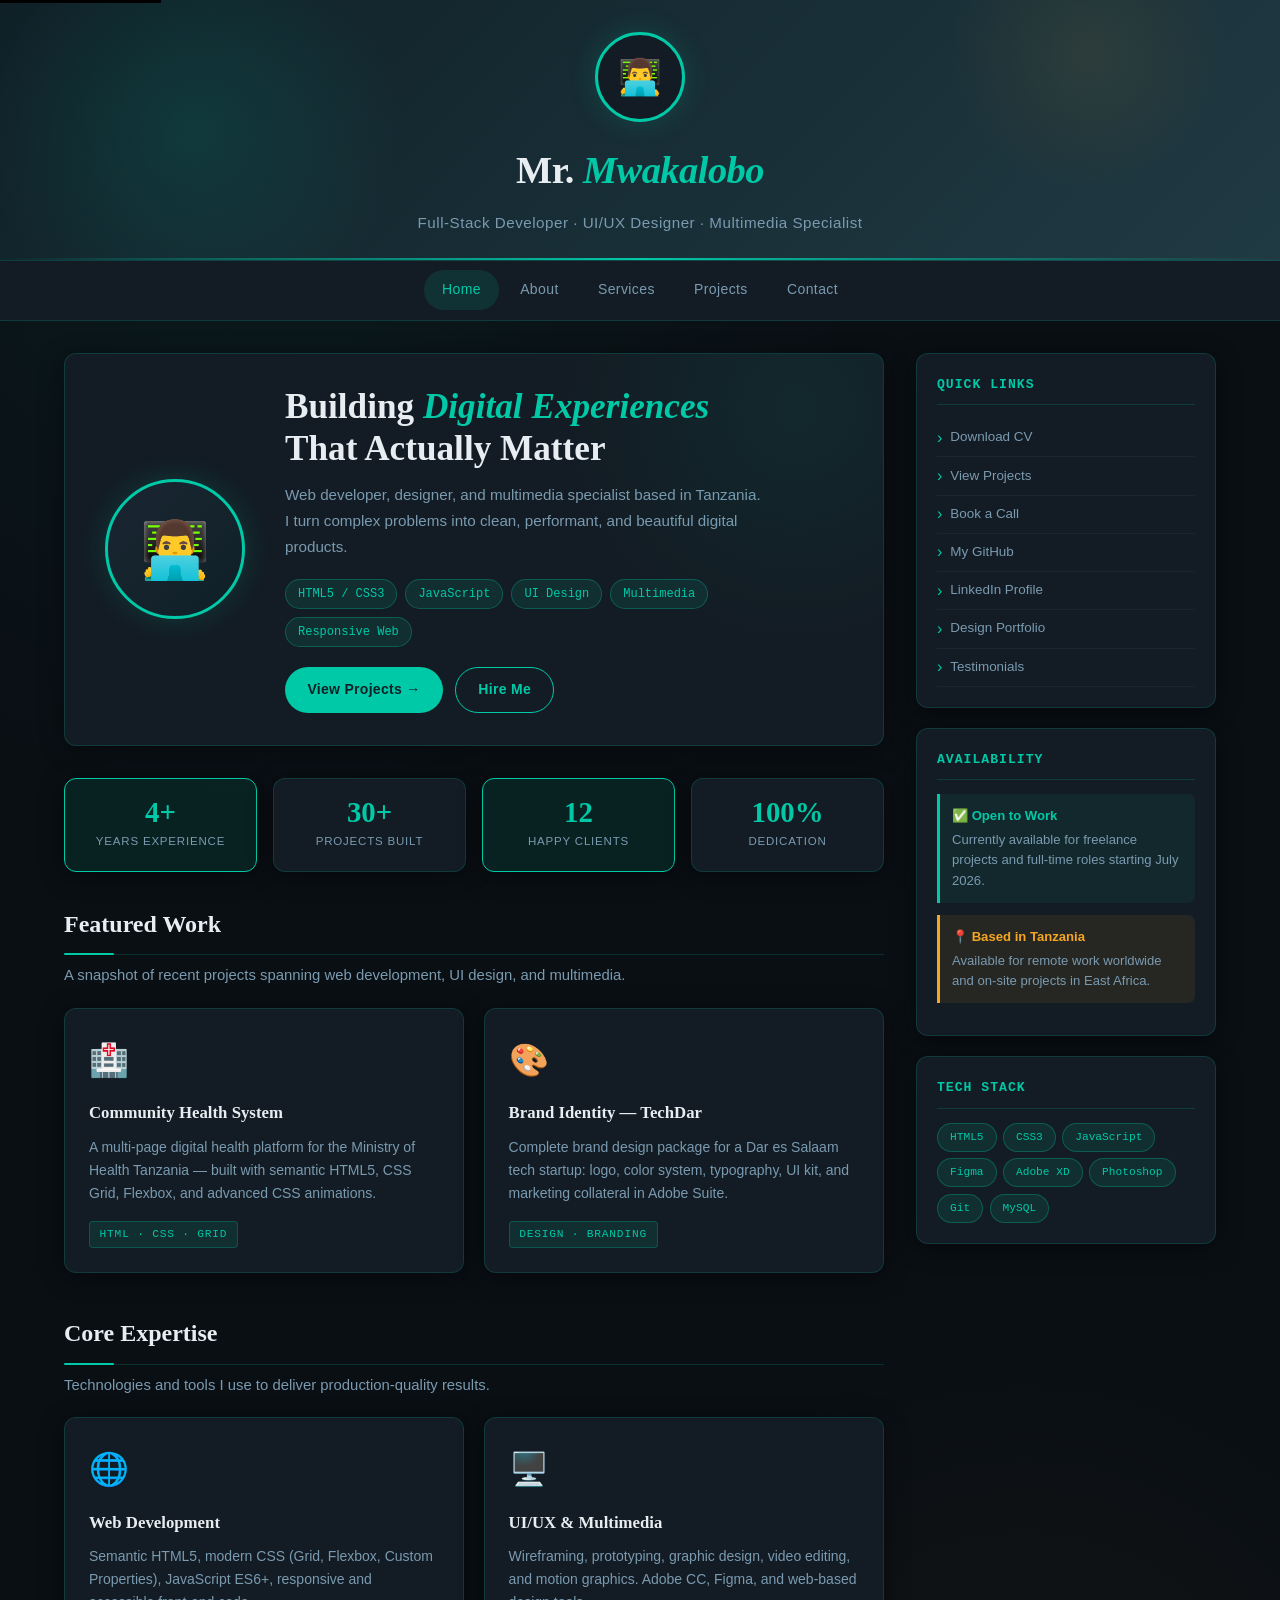
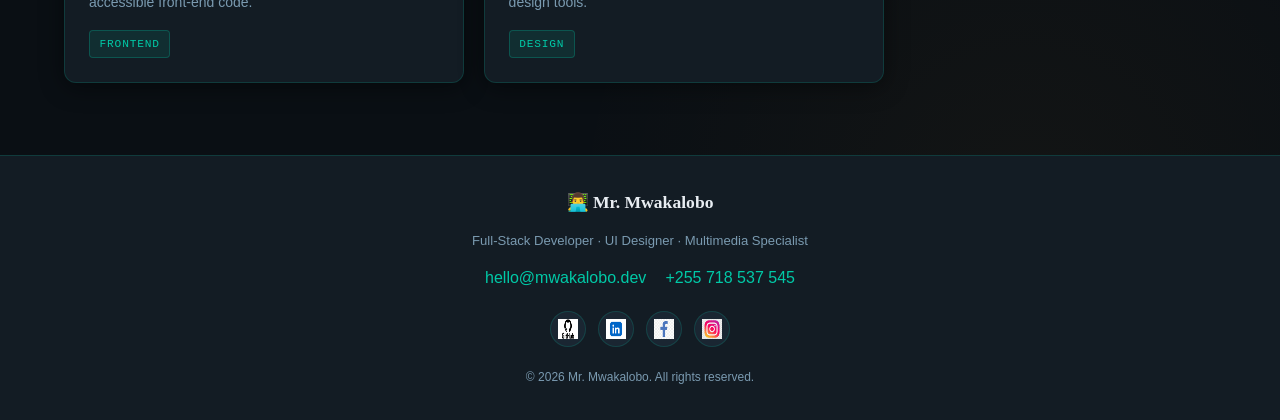
<file: index.html>
<!DOCTYPE html>
<html lang="en">
<head>
    <meta charset="UTF-8">
    <meta name="viewport" content="width=device-width, initial-scale=1.0">
    <title>Mr. Mwakalobo — Portfolio</title>
    <meta name="description" content="Professional portfolio of Mr. Mwakalobo, a full-stack developer and designer from Tanzania.">
    <meta name="author" content="Mr. Mwakalobo">
    <meta name="theme-color" content="#1a1a1a">
    <meta property="og:title" content="Mr. Mwakalobo — Portfolio">
    <meta property="og:description" content="Web development, UI/UX design, multimedia production, and digital brand work.">
    <meta property="og:type" content="website">
    <meta property="og:url" content="https://mwakalobochris.github.io/">
    <meta property="og:image" content="https://mwakalobochris.github.io/og-image.jpg">
    <link rel="canonical" href="https://mwakalobochris.github.io/">
    <link rel="icon" href="favicon.ico" type="image/x-icon">
    <link rel="stylesheet" href="style.css">
    
    <!-- Structured Data (JSON-LD) -->
    <script type="application/ld+json">
    {
      "@context": "https://schema.org",
      "@type": "Person",
      "name": "Mr. Mwakalobo",
      "jobTitle": "Full-Stack Developer & UI/UX Designer",
      "url": "https://mwakalobochris.github.io/",
      "image": "https://mwakalobochris.github.io/og-image.jpg",
      "sameAs": [
        "https://github.com/mwakalobo",
        "https://www.linkedin.com/in/mwakalobo",
        "https://www.behance.net/mwakalobo",
        "https://www.instagram.com/@mwakalobo_chris"
      ],
      "location": {
        "@type": "Place",
        "name": "Tanzania"
      }
    }
    </script>
</head>
<body>


<!-- Skip to Main Content Link (Accessibility) -->
<a href="#home" class="skip-link">Skip to main content</a>

<!-- ============================================================
     PART 1: SEMANTIC HEADER
     ============================================================ -->

<header>
    <div class="header-avatar">👨‍💻</div>
    <h1>Mr. <span>Mwakalobo</span></h1>
    <p class="tagline">Full-Stack Developer · UI/UX Designer · Multimedia Specialist</p>
</header>

<!-- PART 1+2+3: SEMANTIC NAV — Horizontal Flexbox -->
<nav aria-label="Main navigation">
    <ul>
        <li><a href="index.html" class="active" aria-current="page">Home</a></li>
        <li><a href="about.html">About</a></li>
        <li><a href="services.html">Services</a></li>
        <li><a href="projects.html">Projects</a></li>
        <li><a href="contact.html">Contact</a></li>
    </ul>
</nav>

<!-- PART 4: CSS GRID PAGE LAYOUT -->
<div class="page-grid">

    <!-- MAIN CONTENT -->
    <main id="home">

        <!-- HERO BANNER — Flexbox (Part 3) -->
        <div class="hero">
            <div class="hero-avatar">👨‍💻</div>
            <div class="hero-content">
                <h2>Building <em>Digital Experiences</em><br>That Actually Matter</h2>
                <p>
                    Web developer, designer, and multimedia specialist based in Tanzania.
                    I turn complex problems into clean, performant, and beautiful digital products.
                </p>
                <div class="hero-badges">
                    <span class="badge-pill">HTML5 / CSS3</span>
                    <span class="badge-pill">JavaScript</span>
                    <span class="badge-pill">UI Design</span>
                    <span class="badge-pill">Multimedia</span>
                    <span class="badge-pill">Responsive Web</span>
                </div>
                <div style="display:flex; gap:0.75rem; flex-wrap:wrap;">
                    <a href="projects.html" class="btn">View Projects →</a>
                    <a href="contact.html" class="btn btn-outline">Hire Me</a>
                </div>
            </div>
        </div>

        <!-- STATS ROW — Flexbox (Part 3) -->
        <section aria-labelledby="stats-heading" class="sr-only-heading">
            <h2 id="stats-heading">Professional Statistics</h2>
        </section>
        <div class="stats-row">
            <div class="stat-card accent" style="animation-delay:0.1s">
                <span class="stat-num">4+</span>
                <span class="stat-label">Years Experience</span>
            </div>
            <div class="stat-card" style="animation-delay:0.2s">
                <span class="stat-num">30+</span>
                <span class="stat-label">Projects Built</span>
            </div>
            <div class="stat-card accent" style="animation-delay:0.3s">
                <span class="stat-num">12</span>
                <span class="stat-label">Happy Clients</span>
            </div>
            <div class="stat-card" style="animation-delay:0.4s">
                <span class="stat-num">100%</span>
                <span class="stat-label">Dedication</span>
            </div>
        </div>

        <!-- SECTION 1: Featured Work (2 articles) -->
        <section id="featured">
            <h2>Featured Work</h2>
            <p class="section-intro">A snapshot of recent projects spanning web development, UI design, and multimedia.</p>
            <div class="articles-grid">
                <article>
                    <span class="article-icon">🏥</span>
                    <h3>Community Health System</h3>
                    <p>A multi-page digital health platform for the Ministry of Health Tanzania — built with semantic HTML5, CSS Grid, Flexbox, and advanced CSS animations.</p>
                    <span class="tag">HTML · CSS · Grid</span>
                </article>
                <article>
                    <span class="article-icon">🎨</span>
                    <h3>Brand Identity — TechDar</h3>
                    <p>Complete brand design package for a Dar es Salaam tech startup: logo, color system, typography, UI kit, and marketing collateral in Adobe Suite.</p>
                    <span class="tag">Design · Branding</span>
                </article>
            </div>
        </section>

        <!-- SECTION 2: Core Skills (2 articles) -->
        <section id="skills-preview">
            <h2>Core Expertise</h2>
            <p class="section-intro">Technologies and tools I use to deliver production-quality results.</p>
            <div class="articles-grid">
                <article>
                    <span class="article-icon">🌐</span>
                    <h3>Web Development</h3>
                    <p>Semantic HTML5, modern CSS (Grid, Flexbox, Custom Properties), JavaScript ES6+, responsive and accessible front-end code.</p>
                    <span class="tag">Frontend</span>
                </article>
                <article>
                    <span class="article-icon">🖥️</span>
                    <h3>UI/UX & Multimedia</h3>
                    <p>Wireframing, prototyping, graphic design, video editing, and motion graphics. Adobe CC, Figma, and web-based design tools.</p>
                    <span class="tag">Design</span>
                </article>
            </div>
        </section>

    </main>

    <!-- PART 1: SEMANTIC ASIDE (Sidebar) -->
    <aside class="sidebar">

        <!-- Quick Links -->
        <div class="sidebar-card">
            <h3>Quick Links</h3>
            <ul>
                <li><a href="cv.pdf">Download CV</a></li>
                <li><a href="projects.html">View Projects</a></li>
                <li><a href="contact.html">Book a Call</a></li>
                <li><a href="https://github.com/mwakalobo" target="_blank" rel="noreferrer noopener">My GitHub</a></li>
                <li><a href="https://www.linkedin.com/in/mwakalobo" target="_blank" rel="noreferrer noopener">LinkedIn Profile</a></li>
                <li><a href="https://www.behance.net/mwakalobo" target="_blank" rel="noreferrer noopener">Design Portfolio</a></li>
                <li><a href="contact.html">Testimonials</a></li>
            </ul>
        </div>

        <!-- Status Card -->
        <div class="sidebar-card">
            <h3>Availability</h3>
            <div class="alert success">
                <strong>✅ Open to Work</strong>
                Currently available for freelance projects and full-time roles starting July 2026.
            </div>
            <div class="alert">
                <strong>📍 Based in Tanzania</strong>
                Available for remote work worldwide and on-site projects in East Africa.
            </div>
        </div>

        <!-- Tech Stack -->
        <div class="sidebar-card">
            <h3>Tech Stack</h3>
            <div style="display:flex; flex-wrap:wrap; gap:0.4rem;">
                <span class="badge-pill" style="font-size:0.7rem;">HTML5</span>
                <span class="badge-pill" style="font-size:0.7rem;">CSS3</span>
                <span class="badge-pill" style="font-size:0.7rem;">JavaScript</span>
                <span class="badge-pill" style="font-size:0.7rem;">Figma</span>
                <span class="badge-pill" style="font-size:0.7rem;">Adobe XD</span>
                <span class="badge-pill" style="font-size:0.7rem;">Photoshop</span>
                <span class="badge-pill" style="font-size:0.7rem;">Git</span>
                <span class="badge-pill" style="font-size:0.7rem;">MySQL</span>
            </div>
        </div>

    </aside>

</div><!-- end .page-grid -->

<!-- PART 1: SEMANTIC FOOTER -->
<footer>
    <div class="footer-inner">
        <h3>👨‍💻 Mr. Mwakalobo</h3>
        <p>Full-Stack Developer · UI Designer · Multimedia Specialist</p>
        <div class="footer-links">
            <a href="mailto:hello@mwakalobo.dev">hello@mwakalobo.dev</a>
            <a href="tel:+255718537545">+255 718 537 545</a>
        </div>
        <div class="footer-social">
            <a class="social-btn" href="https://github.com/mwakalobo" target="_blank" rel="noreferrer noopener" title="GitHub"><img src="img/git.png" alt="GitHub" style="width:20px; height:20px;"></a>
            <a class="social-btn" href="https://www.linkedin.com/in/mwakalobo" target="_blank" rel="noreferrer noopener" title="LinkedIn"><img src="img/in.png" alt="LinkedIn" style="width:20px; height:20px;"></a>
            <a class="social-btn" href="https://facebook.com/mwakalobo" target="_blank" rel="noreferrer noopener" title="Facebook"><img src="img/face.png" alt="Facebook" style="width:20px; height:20px;"></a>
            <a class="social-btn" href="https://www.instagram.com/@mwakalobo_chris" target="_blank" rel="noreferrer noopener" title="Instagram"><img src="img/inst.jpg" alt="Instagram" style="width:20px; height:20px;"></a>
        </div>
        <p style="font-size:0.75rem; margin-top:0.5rem;">&copy; 2026 Mr. Mwakalobo. All rights reserved.</p>
    </div>
</footer>

<style>
/* Accessibility: Hide but keep in DOM for screen readers */
.skip-link {
    position: absolute;
    top: -40px;
    left: 0;
    background: #000;
    color: #fff;
    padding: 8px;
    text-decoration: none;
    z-index: 100;
}

.skip-link:focus {
    top: 0;
}

/* Screen reader only content */
.sr-only-heading {
    position: absolute;
    width: 1px;
    height: 1px;
    padding: 0;
    margin: -1px;
    overflow: hidden;
    clip: rect(0, 0, 0, 0);
    white-space: nowrap;
    border-width: 0;
}
</style>

</body>
</html>
</file>
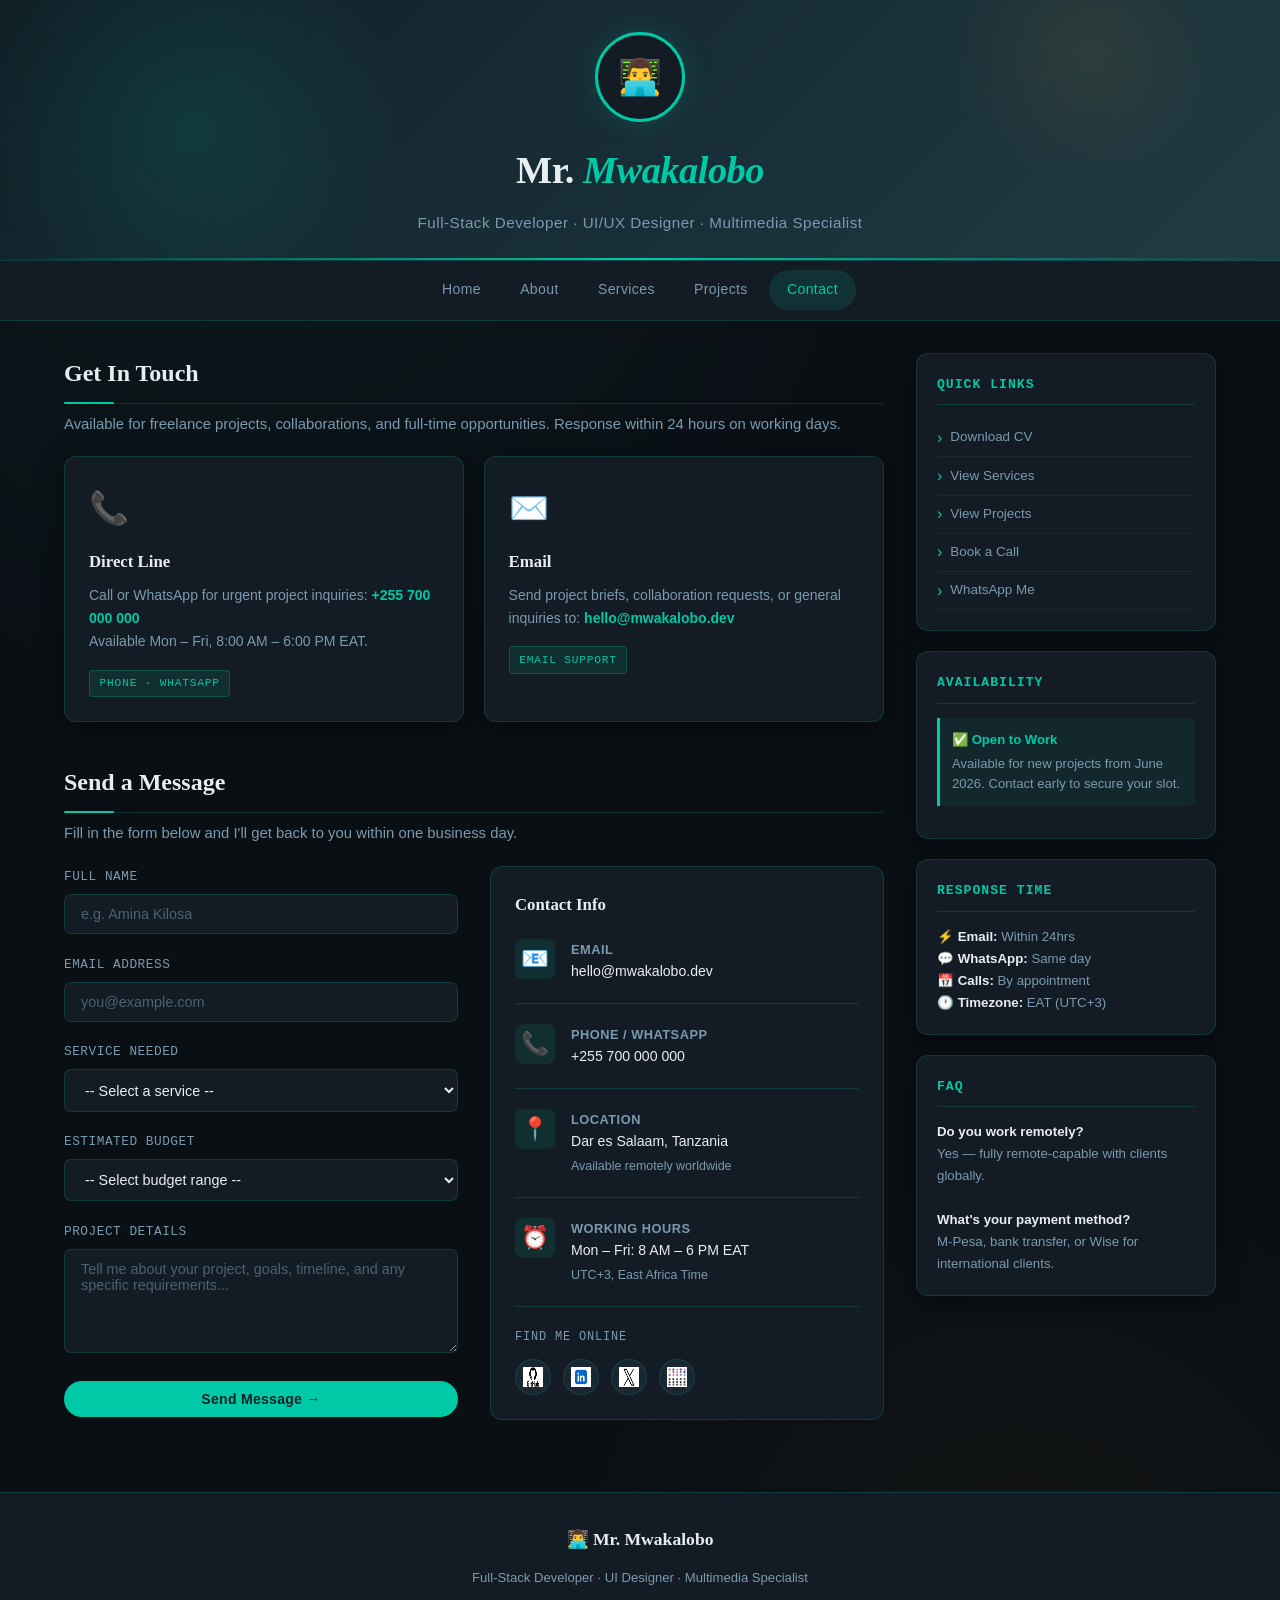
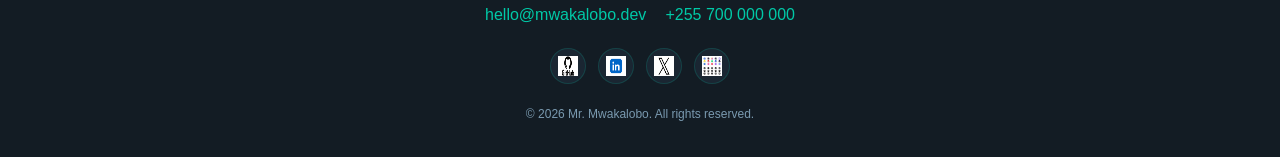
<file: contact.html>
<!DOCTYPE html>
<html lang="en">
<head>
    <meta charset="UTF-8">
    <meta name="viewport" content="width=device-width, initial-scale=1.0">
    <title>Contact — Mr. Mwakalobo Portfolio</title>
    <meta name="description" content="Contact Mr. Mwakalobo for web development, UI/UX design, branding, and multimedia projects.">
    <meta name="author" content="Mr. Mwakalobo">
    <meta property="og:title" content="Contact — Mr. Mwakalobo Portfolio">
    <meta property="og:description" content="Reach out for freelance projects, collaboration, and professional digital services.">
    <meta property="og:type" content="website">
    <link rel="stylesheet" href="style.css">
</head>
<body>

<!-- PART 1: SEMANTIC HEADER -->
<header>
    <div class="header-avatar">👨‍💻</div>
    <h1>Mr. <span>Mwakalobo</span></h1>
    <p class="tagline">Full-Stack Developer · UI/UX Designer · Multimedia Specialist</p>
</header>

<!-- PART 1+3: NAV — Flexbox -->
<nav aria-label="Main navigation">
    <ul>
        <li><a href="index.html">Home</a></li>
        <li><a href="about.html">About</a></li>
        <li><a href="services.html">Services</a></li>
        <li><a href="projects.html">Projects</a></li>
        <li><a href="contact.html" class="active" aria-current="page">Contact</a></li>
    </ul>
</nav>

<!-- PART 4: CSS GRID PAGE LAYOUT -->
<div class="page-grid">

    <main id="contact">

        <!-- SECTION 1: Contact Details (2 articles) -->
        <section>
            <h2>Get In Touch</h2>
            <p class="section-intro">
                Available for freelance projects, collaborations, and full-time opportunities. Response within 24 hours on working days.
            </p>
            <div class="articles-grid">
                <article>
                    <span class="article-icon">📞</span>
                    <h3>Direct Line</h3>
                    <p>Call or WhatsApp for urgent project inquiries: <strong style="color:var(--accent);">+255 700 000 000</strong><br>Available Mon – Fri, 8:00 AM – 6:00 PM EAT.</p>
                    <span class="tag">Phone · WhatsApp</span>
                </article>
                <article>
                    <span class="article-icon">✉️</span>
                    <h3>Email</h3>
                    <p>Send project briefs, collaboration requests, or general inquiries to: <strong style="color:var(--accent);">hello@mwakalobo.dev</strong></p>
                    <span class="tag">Email Support</span>
                </article>
            </div>
        </section>

        <!-- SECTION 2: Contact Form + Info — CSS Grid (Part 4) -->
        <section>
            <h2>Send a Message</h2>
            <p class="section-intro">Fill in the form below and I'll get back to you within one business day.</p>

            <!-- PART 4: CSS GRID — contact form layout -->
            <div class="contact-grid">

                <!-- CONTACT FORM -->
                <form method="post" action="contact-form-handler.php">
                    <div class="form-group">
                        <label for="name">Full Name</label>
                        <input type="text" id="name" name="name" placeholder="e.g. Amina Kilosa" required>
                    </div>
                    <div class="form-group">
                        <label for="email">Email Address</label>
                        <input type="email" id="email" name="email" placeholder="you@example.com" required>
                    </div>
                    <div class="form-group">
                        <label for="service">Service Needed</label>
                        <select id="service" name="service">
                            <option value="">-- Select a service --</option>
                            <option>Website Development</option>
                            <option>UI/UX Design</option>
                            <option>Brand Identity</option>
                            <option>Multimedia Production</option>
                            <option>Full Stack Web App</option>
                            <option>Other</option>
                        </select>
                    </div>
                    <div class="form-group">
                        <label for="budget">Estimated Budget</label>
                        <select id="budget" name="budget">
                            <option value="">-- Select budget range --</option>
                            <option>Under $100</option>
                            <option>$100 – $300</option>
                            <option>$300 – $600</option>
                            <option>$600+</option>
                            <option>Let's discuss</option>
                        </select>
                    </div>
                    <div class="form-group">
                        <label for="message">Project Details</label>
                        <textarea id="message" name="message" rows="5" placeholder="Tell me about your project, goals, timeline, and any specific requirements..." required></textarea>
                    </div>
                    <button type="submit" class="btn" style="width:100%; justify-content:center;">
                        Send Message →
                    </button>
                </form>

                <!-- CONTACT INFO CARD -->
                <div class="contact-info-card">
                    <h3 style="font-family:var(--font-display); font-size:1.05rem; margin-bottom:1.2rem; color:var(--text);">Contact Info</h3>

                    <div class="contact-info-item">
                        <div class="contact-icon">📧</div>
                        <div>
                            <h4>Email</h4>
                            <p>hello@mwakalobo.dev</p>
                        </div>
                    </div>

                    <div class="contact-info-item">
                        <div class="contact-icon">📞</div>
                        <div>
                            <h4>Phone / WhatsApp</h4>
                            <p>+255 700 000 000</p>
                        </div>
                    </div>

                    <div class="contact-info-item">
                        <div class="contact-icon">📍</div>
                        <div>
                            <h4>Location</h4>
                            <p>Dar es Salaam, Tanzania<br><span style="font-size:0.78rem; color:var(--text-muted);">Available remotely worldwide</span></p>
                        </div>
                    </div>

                    <div class="contact-info-item">
                        <div class="contact-icon">⏰</div>
                        <div>
                            <h4>Working Hours</h4>
                            <p>Mon – Fri: 8 AM – 6 PM EAT<br><span style="font-size:0.78rem; color:var(--text-muted);">UTC+3, East Africa Time</span></p>
                        </div>
                    </div>

                    <div style="margin-top:1.2rem;">
                        <p style="font-size:0.75rem; color:var(--text-muted); margin-bottom:0.75rem; text-transform:uppercase; letter-spacing:0.8px; font-family:var(--font-mono);">Find me online</p>
                        <div class="footer-social" style="justify-content:flex-start;">
                            <a class="social-btn" href="https://github.com/mwakalobo" target="_blank" rel="noreferrer noopener" title="GitHub"><img src="img/git.png" alt="GitHub" style="width:20px; height:20px;"></a>
                            <a class="social-btn" href="https://www.linkedin.com/in/mwakalobo" target="_blank" rel="noreferrer noopener" title="LinkedIn"><img src="img/in.png" alt="LinkedIn" style="width:20px; height:20px;"></a>
                            <a class="social-btn" href="https://twitter.com/mwakalobo" target="_blank" rel="noreferrer noopener" title="Twitter"><img src="img/x.png" alt="Twitter" style="width:20px; height:20px;"></a>
                            <a class="social-btn" href="https://www.behance.net/mwakalobo" target="_blank" rel="noreferrer noopener" title="Behance"><img src="img/social.png" alt="Behance" style="width:20px; height:20px;"></a>
                        </div>
                    </div>
                </div>

            </div>
        </section>

    </main>

    <!-- PART 1: SEMANTIC ASIDE (Sidebar) -->
    <aside class="sidebar">

        <div class="sidebar-card">
            <h3>Quick Links</h3>
            <ul>
                <li><a href="files.zip">Download CV</a></li>
                <li><a href="services.html">View Services</a></li>
                <li><a href="projects.html">View Projects</a></li>
                <li><a href="contact.html">Book a Call</a></li>
                <li><a href="https://wa.me/255700000000" target="_blank" rel="noreferrer noopener">WhatsApp Me</a></li>
            </ul>
        </div>

        <div class="sidebar-card">
            <h3>Availability</h3>
            <div class="alert success">
                <strong>✅ Open to Work</strong>
                Available for new projects from June 2026. Contact early to secure your slot.
            </div>
        </div>

        <div class="sidebar-card">
            <h3>Response Time</h3>
            <p style="font-size:0.83rem; color:var(--text-muted); line-height:1.65;">
                ⚡ <strong style="color:var(--text);">Email:</strong> Within 24hrs<br>
                💬 <strong style="color:var(--text);">WhatsApp:</strong> Same day<br>
                📅 <strong style="color:var(--text);">Calls:</strong> By appointment<br>
                🕐 <strong style="color:var(--text);">Timezone:</strong> EAT (UTC+3)
            </p>
        </div>

        <div class="sidebar-card">
            <h3>FAQ</h3>
            <p style="font-size:0.83rem; color:var(--text-muted); line-height:1.65;">
                <strong style="color:var(--text);">Do you work remotely?</strong><br>
                Yes — fully remote-capable with clients globally.<br><br>
                <strong style="color:var(--text);">What's your payment method?</strong><br>
                M-Pesa, bank transfer, or Wise for international clients.
            </p>
        </div>

    </aside>

</div><!-- end .page-grid -->

<!-- PART 1: FOOTER -->
<footer>
    <div class="footer-inner">
        <h3>👨‍💻 Mr. Mwakalobo</h3>
        <p>Full-Stack Developer · UI Designer · Multimedia Specialist</p>
        <div class="footer-links">
            <a href="mailto:hello@mwakalobo.dev">hello@mwakalobo.dev</a>
            <a href="tel:+255700000000">+255 700 000 000</a>
        </div>
        <div class="footer-social">
            <a class="social-btn" href="https://github.com/mwakalobo" target="_blank" rel="noreferrer noopener" title="GitHub"><img src="img/git.png" alt="GitHub" style="width:20px; height:20px;"></a>
            <a class="social-btn" href="https://www.linkedin.com/in/mwakalobo" target="_blank" rel="noreferrer noopener" title="LinkedIn"><img src="img/in.png" alt="LinkedIn" style="width:20px; height:20px;"></a>
            <a class="social-btn" href="https://twitter.com/mwakalobo" target="_blank" rel="noreferrer noopener" title="Twitter"><img src="img/x.png" alt="Twitter" style="width:20px; height:20px;"></a>
            <a class="social-btn" href="https://www.behance.net/mwakalobo" target="_blank" rel="noreferrer noopener" title="Behance"><img src="img/social.png" alt="Behance" style="width:20px; height:20px;"></a>
        </div>
        <p style="font-size:0.75rem; margin-top:0.5rem;">&copy; 2026 Mr. Mwakalobo. All rights reserved.</p>
    </div>
</footer>

</body>
</html>
</file>
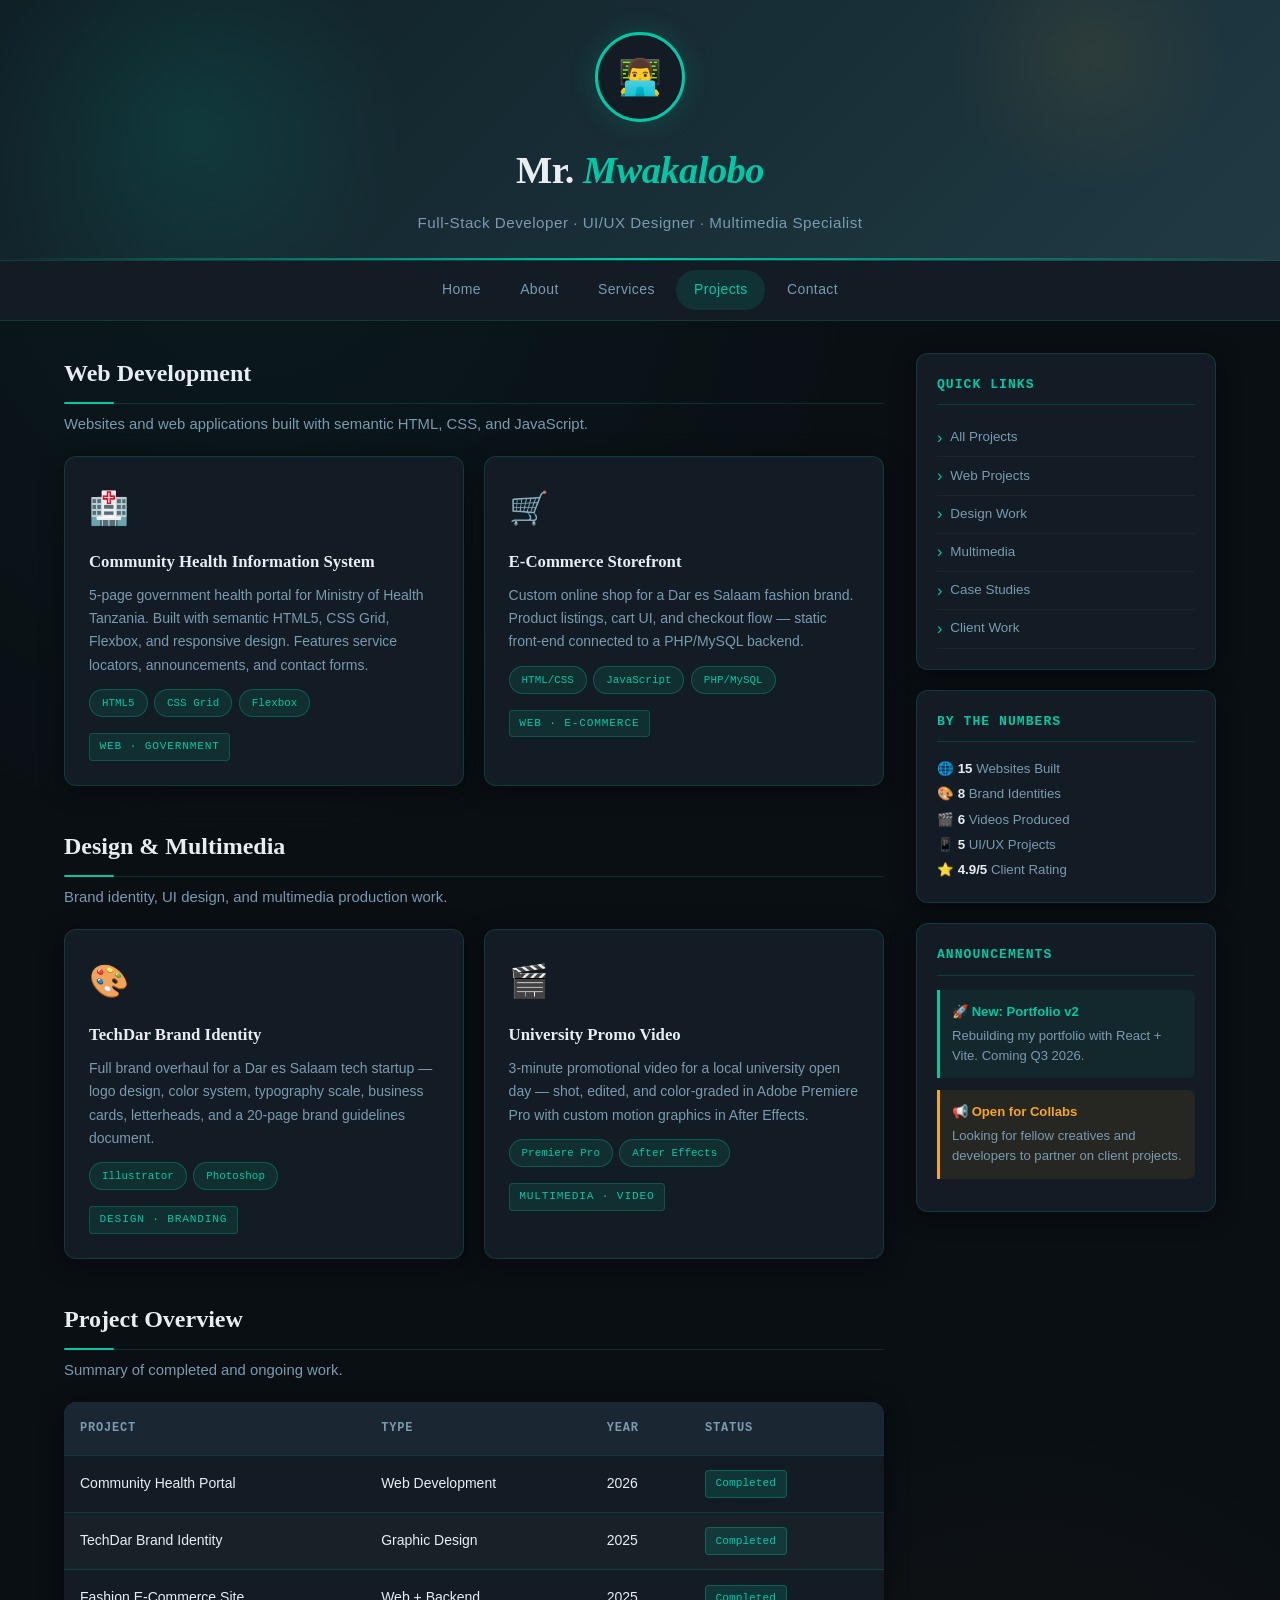
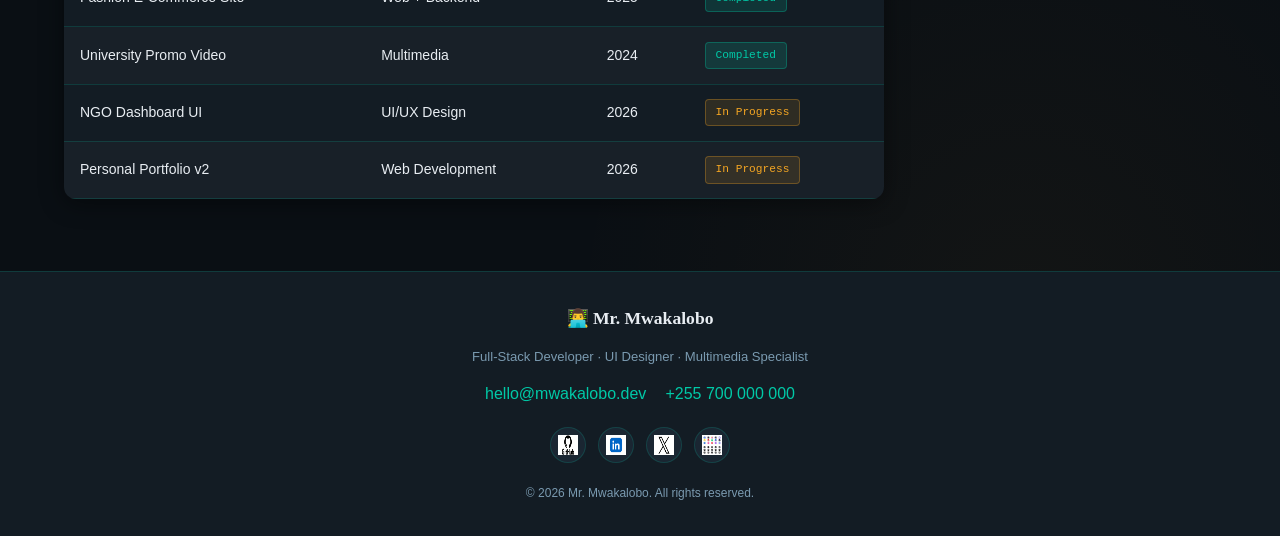
<file: projects.html>
<!DOCTYPE html>
<html lang="en">
<head>
    <meta charset="UTF-8">
    <meta name="viewport" content="width=device-width, initial-scale=1.0">
    <title>Projects — Mr. Mwakalobo Portfolio</title>
    <meta name="description" content="A showcase of projects by Mr. Mwakalobo, including web development, design, and multimedia work.">
    <meta name="author" content="Mr. Mwakalobo">
    <meta property="og:title" content="Projects — Mr. Mwakalobo Portfolio">
    <meta property="og:description" content="Case studies and project highlights from a full-stack developer and designer.">
    <meta property="og:type" content="website">
    <link rel="stylesheet" href="style.css">
</head>
<body>

<!-- PART 1: SEMANTIC HEADER -->
<header>
    <div class="header-avatar">👨‍💻</div>
    <h1>Mr. <span>Mwakalobo</span></h1>
    <p class="tagline">Full-Stack Developer · UI/UX Designer · Multimedia Specialist</p>
</header>

<!-- PART 1+3: NAV — Flexbox -->
<nav aria-label="Main navigation">
    <ul>
        <li><a href="index.html">Home</a></li>
        <li><a href="about.html">About</a></li>
        <li><a href="services.html">Services</a></li>
        <li><a href="projects.html" class="active" aria-current="page">Projects</a></li>
        <li><a href="contact.html">Contact</a></li>
    </ul>
</nav>

<!-- PART 4: CSS GRID — Full width (no sidebar on projects page) -->
<div class="page-grid">

    <main id="projects">

        <!-- SECTION 1: Web Projects (2 articles) -->
        <section id="web">
            <h2>Web Development</h2>
            <p class="section-intro">Websites and web applications built with semantic HTML, CSS, and JavaScript.</p>
            <div class="articles-grid">
                <article>
                    <span class="article-icon">🏥</span>
                    <h3>Community Health Information System</h3>
                    <p>5-page government health portal for Ministry of Health Tanzania. Built with semantic HTML5, CSS Grid, Flexbox, and responsive design. Features service locators, announcements, and contact forms.</p>
                    <div style="display:flex; gap:0.4rem; flex-wrap:wrap; margin-top:0.75rem;">
                        <span class="badge-pill" style="font-size:0.68rem;">HTML5</span>
                        <span class="badge-pill" style="font-size:0.68rem;">CSS Grid</span>
                        <span class="badge-pill" style="font-size:0.68rem;">Flexbox</span>
                    </div>
                    <span class="tag">Web · Government</span>
                </article>
                <article>
                    <span class="article-icon">🛒</span>
                    <h3>E-Commerce Storefront</h3>
                    <p>Custom online shop for a Dar es Salaam fashion brand. Product listings, cart UI, and checkout flow — static front-end connected to a PHP/MySQL backend.</p>
                    <div style="display:flex; gap:0.4rem; flex-wrap:wrap; margin-top:0.75rem;">
                        <span class="badge-pill" style="font-size:0.68rem;">HTML/CSS</span>
                        <span class="badge-pill" style="font-size:0.68rem;">JavaScript</span>
                        <span class="badge-pill" style="font-size:0.68rem;">PHP/MySQL</span>
                    </div>
                    <span class="tag">Web · E-Commerce</span>
                </article>
            </div>
        </section>

        <!-- SECTION 2: Design Projects (2 articles) -->
        <section id="design">
            <h2>Design &amp; Multimedia</h2>
            <p class="section-intro">Brand identity, UI design, and multimedia production work.</p>
            <div class="articles-grid">
                <article>
                    <span class="article-icon">🎨</span>
                    <h3>TechDar Brand Identity</h3>
                    <p>Full brand overhaul for a Dar es Salaam tech startup — logo design, color system, typography scale, business cards, letterheads, and a 20-page brand guidelines document.</p>
                    <div style="display:flex; gap:0.4rem; flex-wrap:wrap; margin-top:0.75rem;">
                        <span class="badge-pill" style="font-size:0.68rem;">Illustrator</span>
                        <span class="badge-pill" style="font-size:0.68rem;">Photoshop</span>
                    </div>
                    <span class="tag">Design · Branding</span>
                </article>
                <article>
                    <span class="article-icon">🎬</span>
                    <h3>University Promo Video</h3>
                    <p>3-minute promotional video for a local university open day — shot, edited, and color-graded in Adobe Premiere Pro with custom motion graphics in After Effects.</p>
                    <div style="display:flex; gap:0.4rem; flex-wrap:wrap; margin-top:0.75rem;">
                        <span class="badge-pill" style="font-size:0.68rem;">Premiere Pro</span>
                        <span class="badge-pill" style="font-size:0.68rem;">After Effects</span>
                    </div>
                    <span class="tag">Multimedia · Video</span>
                </article>
            </div>
        </section>

        <!-- PROJECT STATS TABLE -->
        <section>
            <h2>Project Overview</h2>
            <p class="section-intro">Summary of completed and ongoing work.</p>
            <table class="services-table">
                <thead>
                    <tr>
                        <th>Project</th>
                        <th>Type</th>
                        <th>Year</th>
                        <th>Status</th>
                    </tr>
                </thead>
                <tbody>
                    <tr>
                        <td>Community Health Portal</td>
                        <td>Web Development</td>
                        <td>2026</td>
                        <td><span class="badge badge-free">Completed</span></td>
                    </tr>
                    <tr>
                        <td>TechDar Brand Identity</td>
                        <td>Graphic Design</td>
                        <td>2025</td>
                        <td><span class="badge badge-free">Completed</span></td>
                    </tr>
                    <tr>
                        <td>Fashion E-Commerce Site</td>
                        <td>Web + Backend</td>
                        <td>2025</td>
                        <td><span class="badge badge-free">Completed</span></td>
                    </tr>
                    <tr>
                        <td>University Promo Video</td>
                        <td>Multimedia</td>
                        <td>2024</td>
                        <td><span class="badge badge-free">Completed</span></td>
                    </tr>
                    <tr>
                        <td>NGO Dashboard UI</td>
                        <td>UI/UX Design</td>
                        <td>2026</td>
                        <td><span class="badge badge-low">In Progress</span></td>
                    </tr>
                    <tr>
                        <td>Personal Portfolio v2</td>
                        <td>Web Development</td>
                        <td>2026</td>
                        <td><span class="badge badge-low">In Progress</span></td>
                    </tr>
                </tbody>
            </table>
        </section>

    </main>

    <!-- PART 1: SEMANTIC ASIDE (Sidebar) -->
    <aside class="sidebar">

        <div class="sidebar-card">
            <h3>Quick Links</h3>
            <ul>
                <li><a href="projects.html">All Projects</a></li>
                <li><a href="projects.html#web">Web Projects</a></li>
                <li><a href="projects.html#design">Design Work</a></li>
                <li><a href="projects.html#multimedia">Multimedia</a></li>
                <li><a href="projects.html">Case Studies</a></li>
                <li><a href="contact.html">Client Work</a></li>
            </ul>
        </div>

        <div class="sidebar-card">
            <h3>By the Numbers</h3>
            <p style="font-size:0.83rem; color:var(--text-muted); line-height:1.9;">
                🌐 <strong style="color:var(--text);">15</strong> Websites Built<br>
                🎨 <strong style="color:var(--text);">8</strong> Brand Identities<br>
                🎬 <strong style="color:var(--text);">6</strong> Videos Produced<br>
                📱 <strong style="color:var(--text);">5</strong> UI/UX Projects<br>
                ⭐ <strong style="color:var(--text);">4.9/5</strong> Client Rating
            </p>
        </div>

        <div class="sidebar-card">
            <h3>Announcements</h3>
            <div class="alert success">
                <strong>🚀 New: Portfolio v2</strong>
                Rebuilding my portfolio with React + Vite. Coming Q3 2026.
            </div>
            <div class="alert">
                <strong>📢 Open for Collabs</strong>
                Looking for fellow creatives and developers to partner on client projects.
            </div>
        </div>

    </aside>

</div><!-- end .page-grid -->

<!-- PART 1: FOOTER -->
<footer>
    <div class="footer-inner">
        <h3>👨‍💻 Mr. Mwakalobo</h3>
        <p>Full-Stack Developer · UI Designer · Multimedia Specialist</p>
        <div class="footer-links">
            <a href="mailto:hello@mwakalobo.dev">hello@mwakalobo.dev</a>
            <a href="tel:+255700000000">+255 700 000 000</a>
        </div>
        <div class="footer-social">
            <a class="social-btn" href="https://github.com/mwakalobo" target="_blank" rel="noreferrer noopener" title="GitHub"><img src="img/git.png" alt="GitHub" style="width:20px; height:20px;"></a>
            <a class="social-btn" href="https://www.linkedin.com/in/mwakalobo" target="_blank" rel="noreferrer noopener" title="LinkedIn"><img src="img/in.png" alt="LinkedIn" style="width:20px; height:20px;"></a>
            <a class="social-btn" href="https://twitter.com/mwakalobo" target="_blank" rel="noreferrer noopener" title="Twitter"><img src="img/x.png" alt="Twitter" style="width:20px; height:20px;"></a>
            <a class="social-btn" href="https://www.behance.net/mwakalobo" target="_blank" rel="noreferrer noopener" title="Behance"><img src="img/social.png" alt="Behance" style="width:20px; height:20px;"></a>
        </div>
        <p style="font-size:0.75rem; margin-top:0.5rem;">&copy; 2026 Mr. Mwakalobo. All rights reserved.</p>
    </div>
</footer>

</body>
</html>
</file>
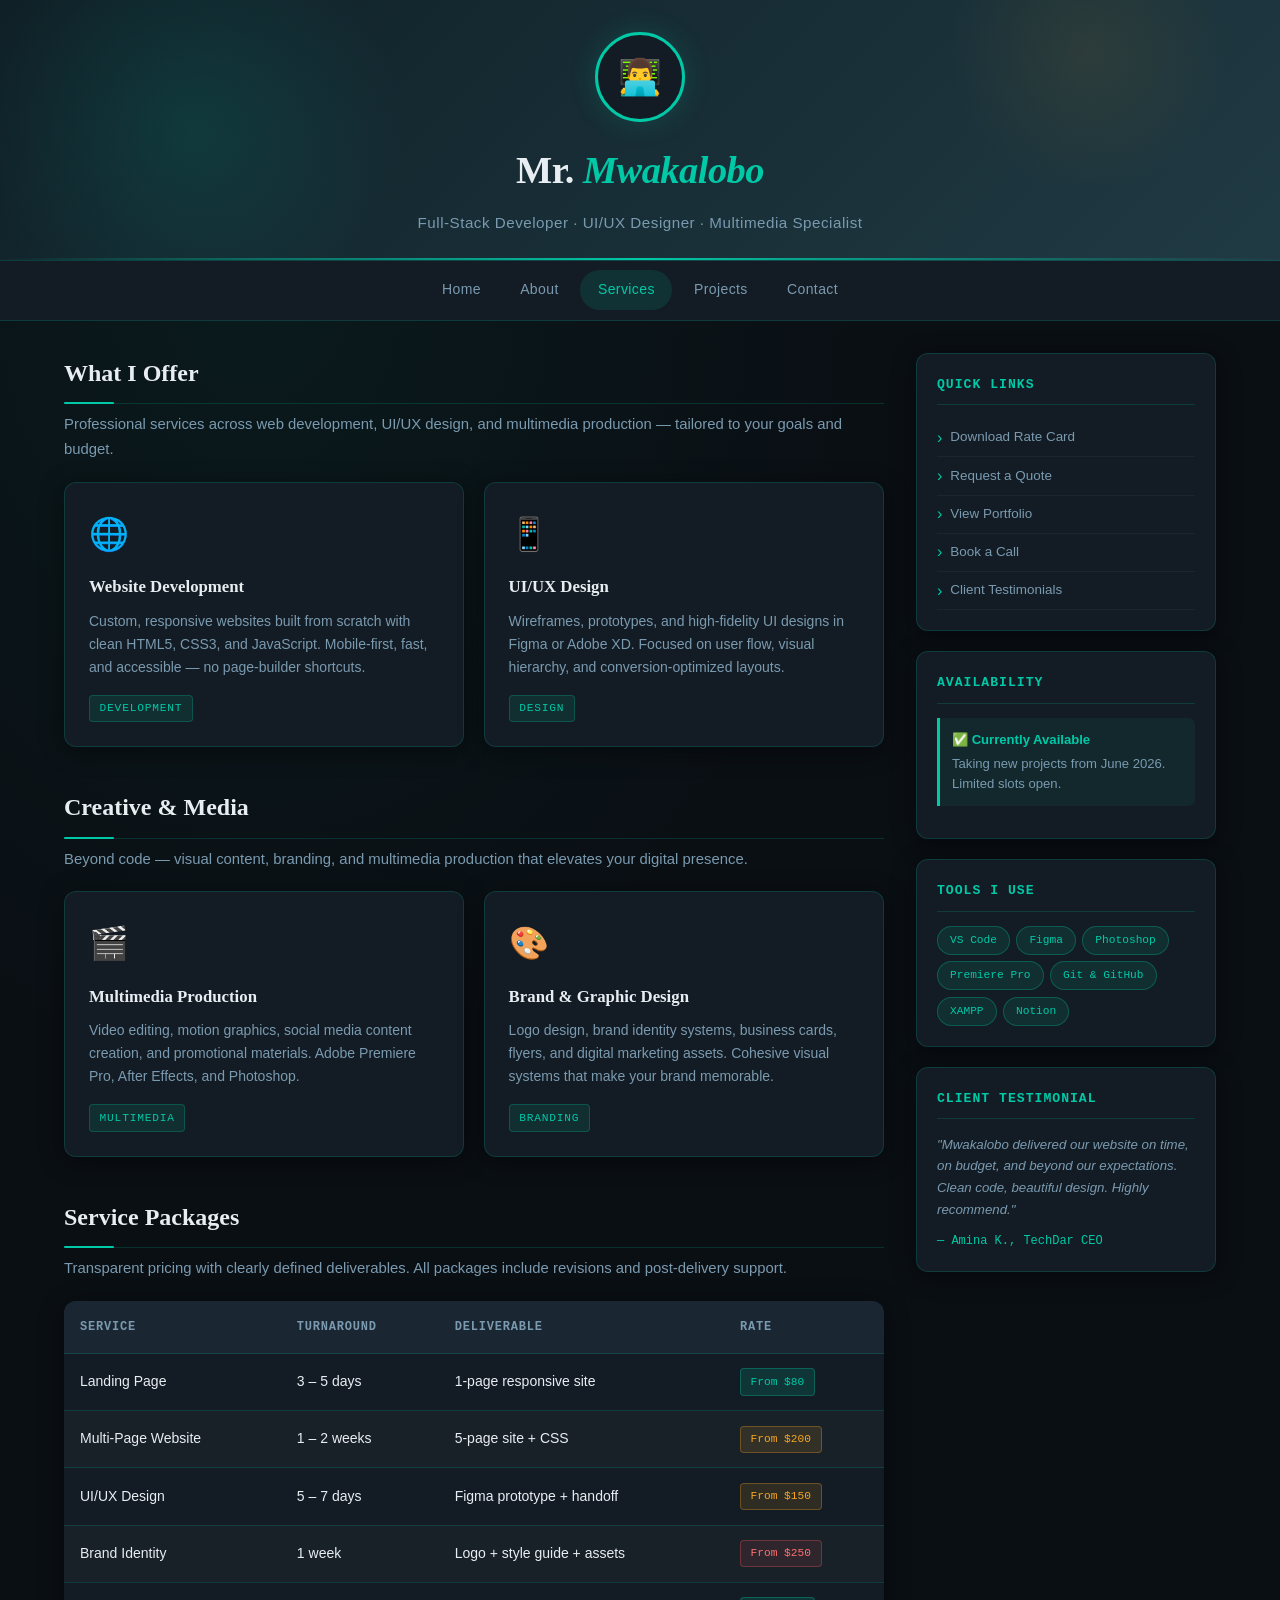
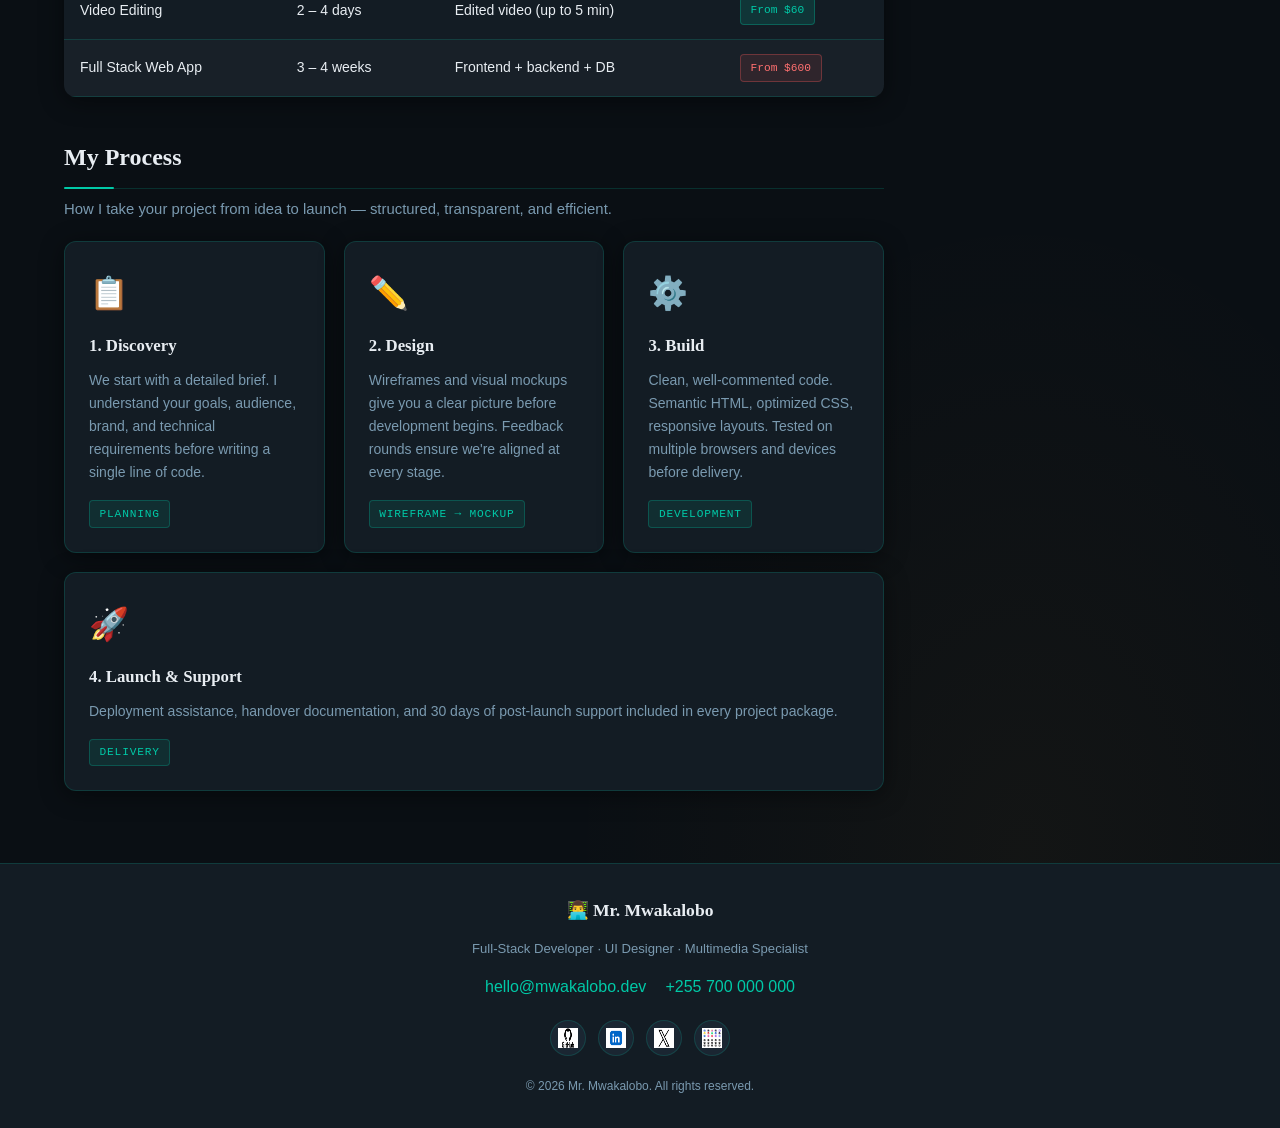
<file: services.html>
<!DOCTYPE html>
<html lang="en">
<head>
    <meta charset="UTF-8">
    <meta name="viewport" content="width=device-width, initial-scale=1.0">
    <title>Services — Mr. Mwakalobo Portfolio</title>
    <meta name="description" content="Professional services offered by Mr. Mwakalobo, including website development, UI/UX design, branding, and multimedia.">
    <meta name="author" content="Mr. Mwakalobo">
    <meta property="og:title" content="Services — Mr. Mwakalobo Portfolio">
    <meta property="og:description" content="Custom web development, UI design, branding, and multimedia production services.">
    <meta property="og:type" content="website">
    <link rel="stylesheet" href="style.css">
</head>
<body>

<!-- PART 1: SEMANTIC HEADER -->
<header>
    <div class="header-avatar">👨‍💻</div>
    <h1>Mr. <span>Mwakalobo</span></h1>
    <p class="tagline">Full-Stack Developer · UI/UX Designer · Multimedia Specialist</p>
</header>

<!-- PART 1+3: NAV — Flexbox -->
<nav aria-label="Main navigation">
    <ul>
        <li><a href="index.html">Home</a></li>
        <li><a href="about.html">About</a></li>
        <li><a href="services.html" class="active" aria-current="page">Services</a></li>
        <li><a href="projects.html">Projects</a></li>
        <li><a href="contact.html">Contact</a></li>
    </ul>
</nav>

<!-- PART 4: CSS GRID -->
<div class="page-grid">

    <main id="services">

        <!-- SECTION 1: Core Services (2 articles) -->
        <section>
            <h2>What I Offer</h2>
            <p class="section-intro">
                Professional services across web development, UI/UX design, and multimedia production — tailored to your goals and budget.
            </p>
            <div class="articles-grid">
                <article>
                    <span class="article-icon">🌐</span>
                    <h3>Website Development</h3>
                    <p>Custom, responsive websites built from scratch with clean HTML5, CSS3, and JavaScript. Mobile-first, fast, and accessible — no page-builder shortcuts.</p>
                    <span class="tag">Development</span>
                </article>
                <article>
                    <span class="article-icon">📱</span>
                    <h3>UI/UX Design</h3>
                    <p>Wireframes, prototypes, and high-fidelity UI designs in Figma or Adobe XD. Focused on user flow, visual hierarchy, and conversion-optimized layouts.</p>
                    <span class="tag">Design</span>
                </article>
            </div>
        </section>

        <!-- SECTION 2: Multimedia & More (2 articles) -->
        <section>
            <h2>Creative &amp; Media</h2>
            <p class="section-intro">Beyond code — visual content, branding, and multimedia production that elevates your digital presence.</p>
            <div class="articles-grid">
                <article>
                    <span class="article-icon">🎬</span>
                    <h3>Multimedia Production</h3>
                    <p>Video editing, motion graphics, social media content creation, and promotional materials. Adobe Premiere Pro, After Effects, and Photoshop.</p>
                    <span class="tag">Multimedia</span>
                </article>
                <article>
                    <span class="article-icon">🎨</span>
                    <h3>Brand &amp; Graphic Design</h3>
                    <p>Logo design, brand identity systems, business cards, flyers, and digital marketing assets. Cohesive visual systems that make your brand memorable.</p>
                    <span class="tag">Branding</span>
                </article>
            </div>
        </section>

        <!-- SERVICES PRICING TABLE -->
        <section>
            <h2>Service Packages</h2>
            <p class="section-intro">Transparent pricing with clearly defined deliverables. All packages include revisions and post-delivery support.</p>

            <table class="services-table">
                <thead>
                    <tr>
                        <th>Service</th>
                        <th>Turnaround</th>
                        <th>Deliverable</th>
                        <th>Rate</th>
                    </tr>
                </thead>
                <tbody>
                    <tr>
                        <td>Landing Page</td>
                        <td>3 – 5 days</td>
                        <td>1-page responsive site</td>
                        <td><span class="badge badge-free">From $80</span></td>
                    </tr>
                    <tr>
                        <td>Multi-Page Website</td>
                        <td>1 – 2 weeks</td>
                        <td>5-page site + CSS</td>
                        <td><span class="badge badge-low">From $200</span></td>
                    </tr>
                    <tr>
                        <td>UI/UX Design</td>
                        <td>5 – 7 days</td>
                        <td>Figma prototype + handoff</td>
                        <td><span class="badge badge-low">From $150</span></td>
                    </tr>
                    <tr>
                        <td>Brand Identity</td>
                        <td>1 week</td>
                        <td>Logo + style guide + assets</td>
                        <td><span class="badge badge-moderate">From $250</span></td>
                    </tr>
                    <tr>
                        <td>Video Editing</td>
                        <td>2 – 4 days</td>
                        <td>Edited video (up to 5 min)</td>
                        <td><span class="badge badge-free">From $60</span></td>
                    </tr>
                    <tr>
                        <td>Full Stack Web App</td>
                        <td>3 – 4 weeks</td>
                        <td>Frontend + backend + DB</td>
                        <td><span class="badge badge-moderate">From $600</span></td>
                    </tr>
                </tbody>
            </table>
        </section>

        <!-- PROCESS SECTION -->
        <section>
            <h2>My Process</h2>
            <p class="section-intro">How I take your project from idea to launch — structured, transparent, and efficient.</p>
            <div class="articles-grid">
                <article>
                    <span class="article-icon">📋</span>
                    <h3>1. Discovery</h3>
                    <p>We start with a detailed brief. I understand your goals, audience, brand, and technical requirements before writing a single line of code.</p>
                    <span class="tag">Planning</span>
                </article>
                <article>
                    <span class="article-icon">✏️</span>
                    <h3>2. Design</h3>
                    <p>Wireframes and visual mockups give you a clear picture before development begins. Feedback rounds ensure we're aligned at every stage.</p>
                    <span class="tag">Wireframe → Mockup</span>
                </article>
                <article>
                    <span class="article-icon">⚙️</span>
                    <h3>3. Build</h3>
                    <p>Clean, well-commented code. Semantic HTML, optimized CSS, responsive layouts. Tested on multiple browsers and devices before delivery.</p>
                    <span class="tag">Development</span>
                </article>
                <article>
                    <span class="article-icon">🚀</span>
                    <h3>4. Launch &amp; Support</h3>
                    <p>Deployment assistance, handover documentation, and 30 days of post-launch support included in every project package.</p>
                    <span class="tag">Delivery</span>
                </article>
            </div>
        </section>

    </main>

    <!-- PART 1: SEMANTIC ASIDE (Sidebar) -->
    <aside class="sidebar">

        <div class="sidebar-card">
            <h3>Quick Links</h3>
            <ul>
                <li><a href="files.zip">Download Rate Card</a></li>
                <li><a href="contact.html">Request a Quote</a></li>
                <li><a href="projects.html">View Portfolio</a></li>
                <li><a href="contact.html">Book a Call</a></li>
                <li><a href="contact.html">Client Testimonials</a></li>
            </ul>
        </div>

        <div class="sidebar-card">
            <h3>Availability</h3>
            <div class="alert success">
                <strong>✅ Currently Available</strong>
                Taking new projects from June 2026. Limited slots open.
            </div>
        </div>

        <div class="sidebar-card">
            <h3>Tools I Use</h3>
            <div style="display:flex; flex-wrap:wrap; gap:0.4rem;">
                <span class="badge-pill" style="font-size:0.7rem;">VS Code</span>
                <span class="badge-pill" style="font-size:0.7rem;">Figma</span>
                <span class="badge-pill" style="font-size:0.7rem;">Photoshop</span>
                <span class="badge-pill" style="font-size:0.7rem;">Premiere Pro</span>
                <span class="badge-pill" style="font-size:0.7rem;">Git & GitHub</span>
                <span class="badge-pill" style="font-size:0.7rem;">XAMPP</span>
                <span class="badge-pill" style="font-size:0.7rem;">Notion</span>
            </div>
        </div>

        <div class="sidebar-card">
            <h3>Client Testimonial</h3>
            <p style="font-size:0.83rem; color:var(--text-muted); line-height:1.65; font-style:italic;">
                "Mwakalobo delivered our website on time, on budget, and beyond our expectations. Clean code, beautiful design. Highly recommend."
            </p>
            <p style="font-size:0.75rem; color:var(--accent); margin-top:0.6rem; font-family:var(--font-mono);">— Amina K., TechDar CEO</p>
        </div>

    </aside>

</div><!-- end .page-grid -->

<!-- PART 1: FOOTER -->
<footer>
    <div class="footer-inner">
        <h3>👨‍💻 Mr. Mwakalobo</h3>
        <p>Full-Stack Developer · UI Designer · Multimedia Specialist</p>
        <div class="footer-links">
            <a href="mailto:hello@mwakalobo.dev">hello@mwakalobo.dev</a>
            <a href="tel:+255700000000">+255 700 000 000</a>
        </div>
        <div class="footer-social">
            <a class="social-btn" href="https://github.com/mwakalobo" target="_blank" rel="noreferrer noopener" title="GitHub"><img src="img/git.png" alt="GitHub" style="width:20px; height:20px;"></a>
            <a class="social-btn" href="https://www.linkedin.com/in/mwakalobo" target="_blank" rel="noreferrer noopener" title="LinkedIn"><img src="img/in.png" alt="LinkedIn" style="width:20px; height:20px;"></a>
            <a class="social-btn" href="https://twitter.com/mwakalobo" target="_blank" rel="noreferrer noopener" title="Twitter"><img src="img/x.png" alt="Twitter" style="width:20px; height:20px;"></a>
            <a class="social-btn" href="https://www.behance.net/mwakalobo" target="_blank" rel="noreferrer noopener" title="Behance"><img src="img/social.png" alt="Behance" style="width:20px; height:20px;"></a>
        </div>
        <p style="font-size:0.75rem; margin-top:0.5rem;">&copy; 2026 Mr. Mwakalobo. All rights reserved.</p>
    </div>
</footer>

</body>
</html>
</file>
<file: style.css>
/* ============================================================
   MR. MWAKALOBO PORTFOLIO — MASTER STYLESHEET
   Parts 1–5: Semantic HTML, CSS Styling, Flexbox, Grid, Advanced CSS
   ============================================================ */

/* PART 2: CSS CUSTOM PROPERTIES (Design Tokens) */
:root {
  --primary:       #0f2027;
  --secondary:     #203a43;
  --accent:        #00c9a7;
  --accent-warm:   #f5a623;
  --bg:            #0a0f14;
  --surface:       #131c24;
  --surface-2:     #1a2632;
  --border:        rgba(0, 201, 167, 0.18);
  --text:          #e8edf2;
  --text-muted:    #7a9ab0;
  --text-dim:      #4a6275;
  --shadow-soft:   0 4px 24px rgba(0,0,0,0.45);
  --shadow-glow:   0 0 28px rgba(0, 201, 167, 0.18);
  --radius:        12px;
  --radius-sm:     7px;
  --transition:    all 0.3s cubic-bezier(0.4, 0, 0.2, 1);
  --font-display:  'Playfair Display', Georgia, serif;
  --font-body:     'DM Sans', 'Segoe UI', sans-serif;
  --font-mono:     'JetBrains Mono', 'Fira Code', monospace;
}

/* PART 2: RESET & BASE */
*, *::before, *::after { box-sizing: border-box; margin: 0; padding: 0; }

html { scroll-behavior: smooth; }

body {
  background-color: var(--bg);
  color: var(--text);
  font-family: var(--font-body);
  font-size: 16px;
  line-height: 1.7;
  min-height: 100vh;
  background-image:
    radial-gradient(ellipse 80% 50% at 20% 10%, rgba(0,201,167,0.06) 0%, transparent 60%),
    radial-gradient(ellipse 60% 40% at 80% 90%, rgba(245,166,35,0.04) 0%, transparent 60%);
}

/* GOOGLE FONTS IMPORT */
@import url('https://fonts.googleapis.com/css2?family=Playfair+Display:ital,wght@0,600;0,800;1,600&family=DM+Sans:wght@300;400;500;600&family=JetBrains+Mono:wght@400;500&display=swap');

/* PART 4: CSS GRID — PAGE-LEVEL LAYOUT */
.page-wrapper {
  display: grid;
  grid-template-areas:
    "header"
    "nav"
    "content"
    "footer";
  grid-template-rows: auto auto 1fr auto;
  min-height: 100vh;
}

.page-grid {
  display: grid;
  grid-template-areas: "main sidebar";
  grid-template-columns: 1fr 300px;
  gap: 2rem;
  max-width: 1200px;
  margin: 0 auto;
  padding: 2rem 1.5rem;
  grid-area: content;
}

.page-grid.full-width {
  grid-template-areas: "main main";
  grid-template-columns: 1fr;
}

/* ============================================================
   PART 1+2: HEADER — Semantic + Styled
   ============================================================ */
header {
  grid-area: header;
  background: linear-gradient(135deg, var(--primary) 0%, var(--secondary) 100%);
  padding: 2rem 2rem 1.5rem;
  text-align: center;
  border-bottom: 1px solid var(--border);
  position: relative;
  overflow: hidden;
}

/* PART 5: ::before decorative element */
header::before {
  content: '';
  position: absolute;
  inset: 0;
  background:
    radial-gradient(circle 300px at 15% 50%, rgba(0,201,167,0.12) 0%, transparent 70%),
    radial-gradient(circle 200px at 85% 20%, rgba(245,166,35,0.08) 0%, transparent 70%);
  pointer-events: none;
}

/* PART 5: ::after decorative line */
header::after {
  content: '';
  position: absolute;
  bottom: 0; left: 0; right: 0;
  height: 2px;
  background: linear-gradient(90deg, transparent, var(--accent), transparent);
}

.header-avatar {
  width: 90px; height: 90px;
  border-radius: 50%;
  border: 3px solid var(--accent);
  margin: 0 auto 1rem;
  display: flex; align-items: center; justify-content: center;
  font-size: 2.2rem;
  background: var(--surface);
  box-shadow: var(--shadow-glow);
  position: relative;
  z-index: 1;
  /* PART 5: keyframe animation */
  animation: pulseRing 3s ease-in-out infinite;
}

header h1 {
  font-family: var(--font-display);
  font-size: clamp(1.6rem, 4vw, 2.4rem);
  font-weight: 800;
  color: var(--text);
  letter-spacing: -0.5px;
  position: relative; z-index: 1;
}

header h1 span {
  color: var(--accent);
  font-style: italic;
}

header p.tagline {
  color: var(--text-muted);
  font-size: 0.95rem;
  margin-top: 0.4rem;
  position: relative; z-index: 1;
  letter-spacing: 0.5px;
}

/* ============================================================
   PART 1+2+3: NAVIGATION — Semantic + Horizontal Flexbox
   ============================================================ */
nav {
  grid-area: nav;
  background: var(--surface);
  border-bottom: 1px solid var(--border);
  position: sticky; top: 0; z-index: 100;
  backdrop-filter: blur(12px);
}

/* PART 3: FLEXBOX — horizontal nav */
nav ul {
  list-style: none;
  display: flex;                    /* Flexbox */
  flex-direction: row;
  align-items: center;
  justify-content: center;
  gap: 0.25rem;
  padding: 0.6rem 1.5rem;
  max-width: 1200px;
  margin: 0 auto;
  flex-wrap: wrap;
}

nav ul li a {
  display: block;
  color: var(--text-muted);
  text-decoration: none;
  font-size: 0.875rem;
  font-weight: 500;
  padding: 0.5rem 1.1rem;
  border-radius: 50px;
  letter-spacing: 0.4px;
  transition: var(--transition);
  position: relative;
}

/* PART 5: ::before underline animation on nav links */
nav ul li a::before {
  content: '';
  position: absolute;
  bottom: 4px; left: 50%; right: 50%;
  height: 2px;
  background: var(--accent);
  border-radius: 2px;
  transition: var(--transition);
}

/* PART 2+5: HOVER EFFECTS */
nav ul li a:hover {
  color: var(--accent);
  background: rgba(0, 201, 167, 0.08);
}

nav ul li a:hover::before {
  left: 10%; right: 10%;
}

nav ul li a.active {
  color: var(--accent);
  background: rgba(0, 201, 167, 0.12);
}

/* ============================================================
   PART 2+3: MAIN CONTENT AREA
   ============================================================ */
main {
  grid-area: main;
  min-width: 0;
}

/* ============================================================
   HERO BANNER (index.html)
   ============================================================ */
.hero {
  display: flex;               /* PART 3: Flexbox */
  flex-direction: row;
  align-items: center;
  gap: 2.5rem;
  background: var(--surface);
  border: 1px solid var(--border);
  border-radius: var(--radius);
  padding: 2rem 2.5rem;
  margin-bottom: 2rem;
  position: relative;
  overflow: hidden;
  box-shadow: var(--shadow-soft);
}

.hero::before {
  content: '';
  position: absolute;
  top: -50%; right: -20%;
  width: 500px; height: 500px;
  background: radial-gradient(circle, rgba(0,201,167,0.07) 0%, transparent 65%);
  pointer-events: none;
}

.hero-avatar {
  flex-shrink: 0;
  width: 140px; height: 140px;
  border-radius: 50%;
  border: 3px solid var(--accent);
  background: linear-gradient(135deg, var(--surface-2), var(--primary));
  display: flex; align-items: center; justify-content: center;
  font-size: 3.5rem;
  box-shadow: var(--shadow-glow);
  animation: floatBob 4s ease-in-out infinite;
}

.hero-content h2 {
  font-family: var(--font-display);
  font-size: clamp(1.5rem, 3vw, 2.2rem);
  color: var(--text);
  line-height: 1.2;
  margin-bottom: 0.75rem;
}

.hero-content h2 em {
  color: var(--accent);
  font-style: italic;
}

.hero-content p {
  color: var(--text-muted);
  font-size: 0.95rem;
  max-width: 480px;
  margin-bottom: 1.2rem;
}

.hero-badges {
  display: flex;      /* PART 3: Flexbox */
  flex-wrap: wrap;
  gap: 0.5rem;
  margin-bottom: 1.2rem;
}

.badge-pill {
  font-size: 0.75rem;
  font-family: var(--font-mono);
  color: var(--accent);
  background: rgba(0,201,167,0.1);
  border: 1px solid rgba(0,201,167,0.3);
  border-radius: 50px;
  padding: 0.25rem 0.75rem;
  font-weight: 500;
}

/* ============================================================
   PART 2: SECTIONS
   ============================================================ */
section {
  margin-bottom: 2.5rem;
}

section h2 {
  font-family: var(--font-display);
  font-size: 1.5rem;
  color: var(--text);
  margin-bottom: 0.5rem;
  padding-bottom: 0.6rem;
  border-bottom: 1px solid var(--border);
  position: relative;
}

/* PART 5: ::after decorative accent on section headings */
section h2::after {
  content: '';
  position: absolute;
  bottom: -1px; left: 0;
  width: 50px; height: 2px;
  background: var(--accent);
  border-radius: 2px;
}

.section-intro {
  color: var(--text-muted);
  font-size: 0.93rem;
  margin-bottom: 1.2rem;
}

/* ============================================================
   PART 2+3: ARTICLE CARDS — Flexbox grid
   ============================================================ */
.articles-grid {
  display: flex;         /* PART 3: Flexbox */
  flex-wrap: wrap;
  gap: 1.2rem;
}

.articles-grid article {
  flex: 1 1 260px;       /* side-by-side when space allows */
  background: var(--surface);
  border: 1px solid var(--border);
  border-radius: var(--radius);
  padding: 1.5rem;
  position: relative;
  overflow: hidden;
  /* PART 2: border/shadow */
  box-shadow: var(--shadow-soft);
  /* PART 5: transition */
  transition: var(--transition);
}

/* PART 5: ::before decorative glow line on card */
.articles-grid article::before {
  content: '';
  position: absolute;
  top: 0; left: 0; right: 0;
  height: 2px;
  background: linear-gradient(90deg, var(--accent), var(--accent-warm));
  transform: scaleX(0);
  transform-origin: left;
  transition: transform 0.4s ease;
}

/* PART 2+5: HOVER on article cards */
.articles-grid article:hover {
  transform: translateY(-4px);
  border-color: rgba(0, 201, 167, 0.4);
  box-shadow: var(--shadow-glow), var(--shadow-soft);
}

.articles-grid article:hover::before {
  transform: scaleX(1);
}

.article-icon {
  font-size: 2rem;
  display: block;
  margin-bottom: 0.75rem;
}

.articles-grid article h3 {
  font-family: var(--font-display);
  font-size: 1.05rem;
  color: var(--text);
  margin-bottom: 0.5rem;
}

.articles-grid article p {
  font-size: 0.875rem;
  color: var(--text-muted);
  line-height: 1.65;
}

.tag {
  display: inline-block;
  margin-top: 1rem;
  font-size: 0.7rem;
  font-family: var(--font-mono);
  text-transform: uppercase;
  letter-spacing: 0.8px;
  color: var(--accent);
  background: rgba(0, 201, 167, 0.1);
  border: 1px solid rgba(0, 201, 167, 0.25);
  border-radius: 4px;
  padding: 0.2rem 0.6rem;
}

/* ============================================================
   STATS ROW
   ============================================================ */
.stats-row {
  display: flex;       /* PART 3: Flexbox */
  gap: 1rem;
  flex-wrap: wrap;
  margin-bottom: 2rem;
}

.stat-card {
  flex: 1 1 120px;
  background: var(--surface);
  border: 1px solid var(--border);
  border-radius: var(--radius);
  padding: 1.2rem 1rem;
  text-align: center;
  box-shadow: var(--shadow-soft);
  /* PART 5: animation */
  animation: fadeSlideUp 0.5s ease both;
  transition: var(--transition);
}

.stat-card:hover { transform: translateY(-3px); box-shadow: var(--shadow-glow); }

.stat-card.accent { background: rgba(0,201,167,0.1); border-color: var(--accent); }

.stat-num {
  display: block;
  font-family: var(--font-display);
  font-size: 1.8rem;
  font-weight: 800;
  color: var(--accent);
  line-height: 1;
}

.stat-label {
  display: block;
  font-size: 0.72rem;
  text-transform: uppercase;
  letter-spacing: 0.8px;
  color: var(--text-muted);
  margin-top: 0.3rem;
}

/* ============================================================
   SKILL BARS (index/about)
   ============================================================ */
.skills-list { display: flex; flex-direction: column; gap: 1rem; }

.skill-item label {
  display: flex;
  justify-content: space-between;
  font-size: 0.82rem;
  color: var(--text-muted);
  margin-bottom: 0.4rem;
}

.skill-bar {
  height: 6px;
  background: var(--surface-2);
  border-radius: 6px;
  overflow: hidden;
}

.skill-fill {
  height: 100%;
  background: linear-gradient(90deg, var(--accent), var(--accent-warm));
  border-radius: 6px;
  width: 0%;
  /* PART 5: animation */
  animation: growBar 1.2s ease forwards;
  animation-delay: 0.3s;
}

/* ============================================================
   TIMELINE (about.html)
   ============================================================ */
.timeline { position: relative; padding-left: 1.5rem; }

.timeline::before {
  content: '';
  position: absolute;
  left: 0; top: 0; bottom: 0;
  width: 2px;
  background: linear-gradient(to bottom, var(--accent), transparent);
}

.timeline-item {
  position: relative;
  margin-bottom: 1.5rem;
  padding-left: 1rem;
}

/* PART 5: ::before dot on timeline */
.timeline-item::before {
  content: '';
  position: absolute;
  left: -1.5rem; top: 0.4rem;
  width: 10px; height: 10px;
  border-radius: 50%;
  background: var(--accent);
  box-shadow: 0 0 8px var(--accent);
}

.timeline-item h4 {
  font-size: 0.92rem;
  color: var(--text);
  font-weight: 600;
}

.timeline-item span {
  font-size: 0.75rem;
  font-family: var(--font-mono);
  color: var(--accent);
}

.timeline-item p { font-size: 0.82rem; color: var(--text-muted); margin-top: 0.25rem; }

/* ============================================================
   SERVICES TABLE
   ============================================================ */
.services-table {
  width: 100%;
  border-collapse: collapse;
  font-size: 0.875rem;
  background: var(--surface);
  border-radius: var(--radius);
  overflow: hidden;
  box-shadow: var(--shadow-soft);
}

.services-table thead {
  background: var(--surface-2);
}

.services-table th {
  padding: 1rem;
  text-align: left;
  color: var(--text-muted);
  font-size: 0.75rem;
  text-transform: uppercase;
  letter-spacing: 0.8px;
  font-family: var(--font-mono);
  border-bottom: 1px solid var(--border);
}

.services-table td {
  padding: 0.9rem 1rem;
  border-bottom: 1px solid var(--border);
  color: var(--text);
  transition: var(--transition);
}

/* PART 5: :nth-child() alternate rows */
.services-table tbody tr:nth-child(even) td {
  background: rgba(255,255,255,0.02);
}

/* PART 5: :hover on table rows */
.services-table tbody tr:hover td {
  background: rgba(0, 201, 167, 0.05);
  color: var(--text);
}

.badge { display: inline-block; padding: 0.2rem 0.6rem; border-radius: 4px; font-size: 0.7rem; font-family: var(--font-mono); }
.badge-free     { background: rgba(0,201,167,0.15); color: var(--accent); border: 1px solid rgba(0,201,167,0.3); }
.badge-low      { background: rgba(245,166,35,0.12); color: var(--accent-warm); border: 1px solid rgba(245,166,35,0.3); }
.badge-moderate { background: rgba(255,90,90,0.1); color: #ff7070; border: 1px solid rgba(255,90,90,0.3); }

/* ============================================================
   CONTACT FORM
   ============================================================ */
.contact-grid {
  display: grid;      /* PART 4: Grid */
  grid-template-columns: 1fr 1fr;
  gap: 2rem;
  align-items: start;
}

.form-group { margin-bottom: 1.2rem; }

.form-group label {
  display: block;
  font-size: 0.8rem;
  color: var(--text-muted);
  margin-bottom: 0.4rem;
  text-transform: uppercase;
  letter-spacing: 0.5px;
  font-family: var(--font-mono);
}

.form-group input,
.form-group textarea,
.form-group select {
  width: 100%;
  background: var(--surface);
  border: 1px solid var(--border);
  border-radius: var(--radius-sm);
  padding: 0.7rem 1rem;
  color: var(--text);
  font-family: var(--font-body);
  font-size: 0.9rem;
  transition: var(--transition);
  outline: none;
  resize: vertical;
}

/* PART 5: :hover / :focus on inputs */
.form-group input:hover,
.form-group textarea:hover,
.form-group select:hover {
  border-color: rgba(0,201,167,0.4);
}

.form-group input:focus,
.form-group textarea:focus,
.form-group select:focus {
  border-color: var(--accent);
  box-shadow: 0 0 0 3px rgba(0,201,167,0.12);
  background: var(--surface-2);
}

.form-group input::placeholder,
.form-group textarea::placeholder { color: var(--text-dim); }

.contact-info-card {
  background: var(--surface);
  border: 1px solid var(--border);
  border-radius: var(--radius);
  padding: 1.5rem;
}

.contact-info-item {
  display: flex;    /* PART 3: Flexbox */
  align-items: flex-start;
  gap: 1rem;
  margin-bottom: 1.2rem;
  padding-bottom: 1.2rem;
  border-bottom: 1px solid var(--border);
}

.contact-info-item:last-child { border-bottom: none; margin-bottom: 0; padding-bottom: 0; }

.contact-icon {
  font-size: 1.4rem;
  flex-shrink: 0;
  width: 40px; height: 40px;
  background: rgba(0,201,167,0.1);
  border-radius: 8px;
  display: flex; align-items: center; justify-content: center;
}

.contact-info-item h4 { font-size: 0.8rem; color: var(--text-muted); text-transform: uppercase; letter-spacing: 0.5px; }
.contact-info-item p  { font-size: 0.88rem; color: var(--text); }

/* ============================================================
   SIDEBAR
   ============================================================ */
.sidebar { grid-area: sidebar; }

.sidebar-card {
  background: var(--surface);
  border: 1px solid var(--border);
  border-radius: var(--radius);
  padding: 1.25rem;
  margin-bottom: 1.25rem;
  box-shadow: var(--shadow-soft);
  /* PART 5: transition */
  transition: var(--transition);
}

.sidebar-card:hover {
  border-color: rgba(0, 201, 167, 0.3);
  box-shadow: var(--shadow-glow);
}

.sidebar-card h3 {
  font-size: 0.82rem;
  text-transform: uppercase;
  letter-spacing: 1px;
  color: var(--accent);
  font-family: var(--font-mono);
  margin-bottom: 0.9rem;
  padding-bottom: 0.5rem;
  border-bottom: 1px solid var(--border);
}

.sidebar-card ul { list-style: none; }

.sidebar-card ul li {
  font-size: 0.84rem;
  color: var(--text-muted);
  padding: 0.45rem 0;
  border-bottom: 1px solid rgba(255,255,255,0.04);
  cursor: pointer;
  /* PART 5: transition */
  transition: var(--transition);
  display: flex;
  align-items: center;
  gap: 0.5rem;
}

.sidebar-card ul li a {
  color: inherit;
  text-decoration: none;
  width: 100%;
  display: inline-flex;
  align-items: center;
}

.sidebar-card ul li a:hover,
.sidebar-card ul li:hover {
  color: var(--accent);
  padding-left: 0.4rem;
}

/* PART 5: ::before bullet on sidebar list items */
.sidebar-card ul li::before {
  content: '›';
  color: var(--accent);
  font-size: 1rem;
  line-height: 1;
}

.alert {
  background: rgba(245,166,35,0.08);
  border-left: 3px solid var(--accent-warm);
  border-radius: 0 var(--radius-sm) var(--radius-sm) 0;
  padding: 0.75rem;
  font-size: 0.82rem;
  color: var(--text-muted);
  margin-bottom: 0.75rem;
  line-height: 1.55;
}

.alert strong { color: var(--accent-warm); display: block; margin-bottom: 0.2rem; }

.alert.success {
  background: rgba(0,201,167,0.07);
  border-color: var(--accent);
}

.alert.success strong { color: var(--accent); }

/* ============================================================
   BUTTONS
   ============================================================ */
.btn {
  display: inline-flex;
  align-items: center;
  gap: 0.4rem;
  background: var(--accent);
  color: var(--primary);
  font-family: var(--font-body);
  font-size: 0.875rem;
  font-weight: 600;
  padding: 0.65rem 1.4rem;
  border-radius: 50px;
  text-decoration: none;
  border: none;
  cursor: pointer;
  /* PART 5: transition */
  transition: var(--transition);
  letter-spacing: 0.3px;
}

.btn:hover {
  background: #00e6bf;
  transform: translateY(-2px);
  box-shadow: 0 8px 24px rgba(0,201,167,0.35);
}

.btn-outline {
  background: transparent;
  color: var(--accent);
  border: 1.5px solid var(--accent);
}

.btn-outline:hover {
  background: rgba(0,201,167,0.1);
  color: var(--accent);
}

/* ============================================================
   PART 1: FOOTER — Semantic
   ============================================================ */
footer {
  grid-area: footer;
  background: var(--surface);
  border-top: 1px solid var(--border);
  padding: 2rem 1.5rem;
  text-align: center;
}

.footer-inner {
  max-width: 1200px;
  margin: 0 auto;
  display: flex;       /* PART 3: Flexbox */
  flex-direction: column;
  align-items: center;
  gap: 0.75rem;
}

footer h3 {
  font-family: var(--font-display);
  font-size: 1.1rem;
  color: var(--text);
}

footer p {
  font-size: 0.82rem;
  color: var(--text-muted);
}

footer a { color: var(--accent); text-decoration: none; transition: var(--transition); }
footer a:hover { color: #00e6bf; }

.footer-links {
  display: flex;      /* PART 3: Flexbox */
  gap: 1.2rem;
  flex-wrap: wrap;
  justify-content: center;
}

.footer-social {
  display: flex;
  gap: 0.75rem;
  margin-top: 0.5rem;
}

.social-btn {
  width: 36px; height: 36px;
  border-radius: 50%;
  background: var(--surface-2);
  border: 1px solid var(--border);
  display: flex; align-items: center; justify-content: center;
  font-size: 0.9rem;
  text-decoration: none;
  transition: var(--transition);
}

.social-btn:hover {
  border-color: var(--accent);
  background: rgba(0,201,167,0.1);
  transform: translateY(-2px);
}

/* ============================================================
   PART 5: KEYFRAME ANIMATIONS
   ============================================================ */
@keyframes pulseRing {
  0%, 100% { box-shadow: 0 0 0 0 rgba(0,201,167,0.4), var(--shadow-glow); }
  50%       { box-shadow: 0 0 0 10px rgba(0,201,167,0), var(--shadow-glow); }
}

@keyframes floatBob {
  0%, 100% { transform: translateY(0px); }
  50%       { transform: translateY(-8px); }
}

@keyframes fadeSlideUp {
  from { opacity: 0; transform: translateY(20px); }
  to   { opacity: 1; transform: translateY(0); }
}

@keyframes growBar {
  from { width: 0%; }
}

@keyframes shimmer {
  0%   { background-position: -200% center; }
  100% { background-position: 200% center; }
}

/* PART 5: Staggered animation on page load */
.articles-grid article:nth-child(1) { animation: fadeSlideUp 0.5s 0.1s ease both; }
.articles-grid article:nth-child(2) { animation: fadeSlideUp 0.5s 0.2s ease both; }
.articles-grid article:nth-child(3) { animation: fadeSlideUp 0.5s 0.3s ease both; }
.articles-grid article:nth-child(4) { animation: fadeSlideUp 0.5s 0.4s ease both; }

/* ============================================================
   UTILITY CLASSES
   ============================================================ */
.mono { font-family: var(--font-mono); }
.text-accent { color: var(--accent); }
.text-muted { color: var(--text-muted); }
.mt-1 { margin-top: 1rem; }
.mb-1 { margin-bottom: 1rem; }

/* ============================================================
   PART 5: RESPONSIVE — MEDIA QUERIES
   ============================================================ */
@media (max-width: 900px) {
  .page-grid {
    grid-template-areas:
      "main"
      "sidebar";
    grid-template-columns: 1fr;
  }

  .contact-grid {
    grid-template-columns: 1fr;
  }

  .hero {
    flex-direction: column;
    text-align: center;
  }

  .hero-badges { justify-content: center; }
}

@media (max-width: 640px) {
  header h1 { font-size: 1.4rem; }
  .header-avatar { width: 70px; height: 70px; font-size: 1.8rem; }

  nav ul {
    gap: 0.1rem;
    padding: 0.5rem 0.75rem;
  }

  nav ul li a { font-size: 0.8rem; padding: 0.4rem 0.8rem; }

  .articles-grid { flex-direction: column; }

  .stats-row { gap: 0.6rem; }

  .stat-num { font-size: 1.4rem; }
}
</file>
